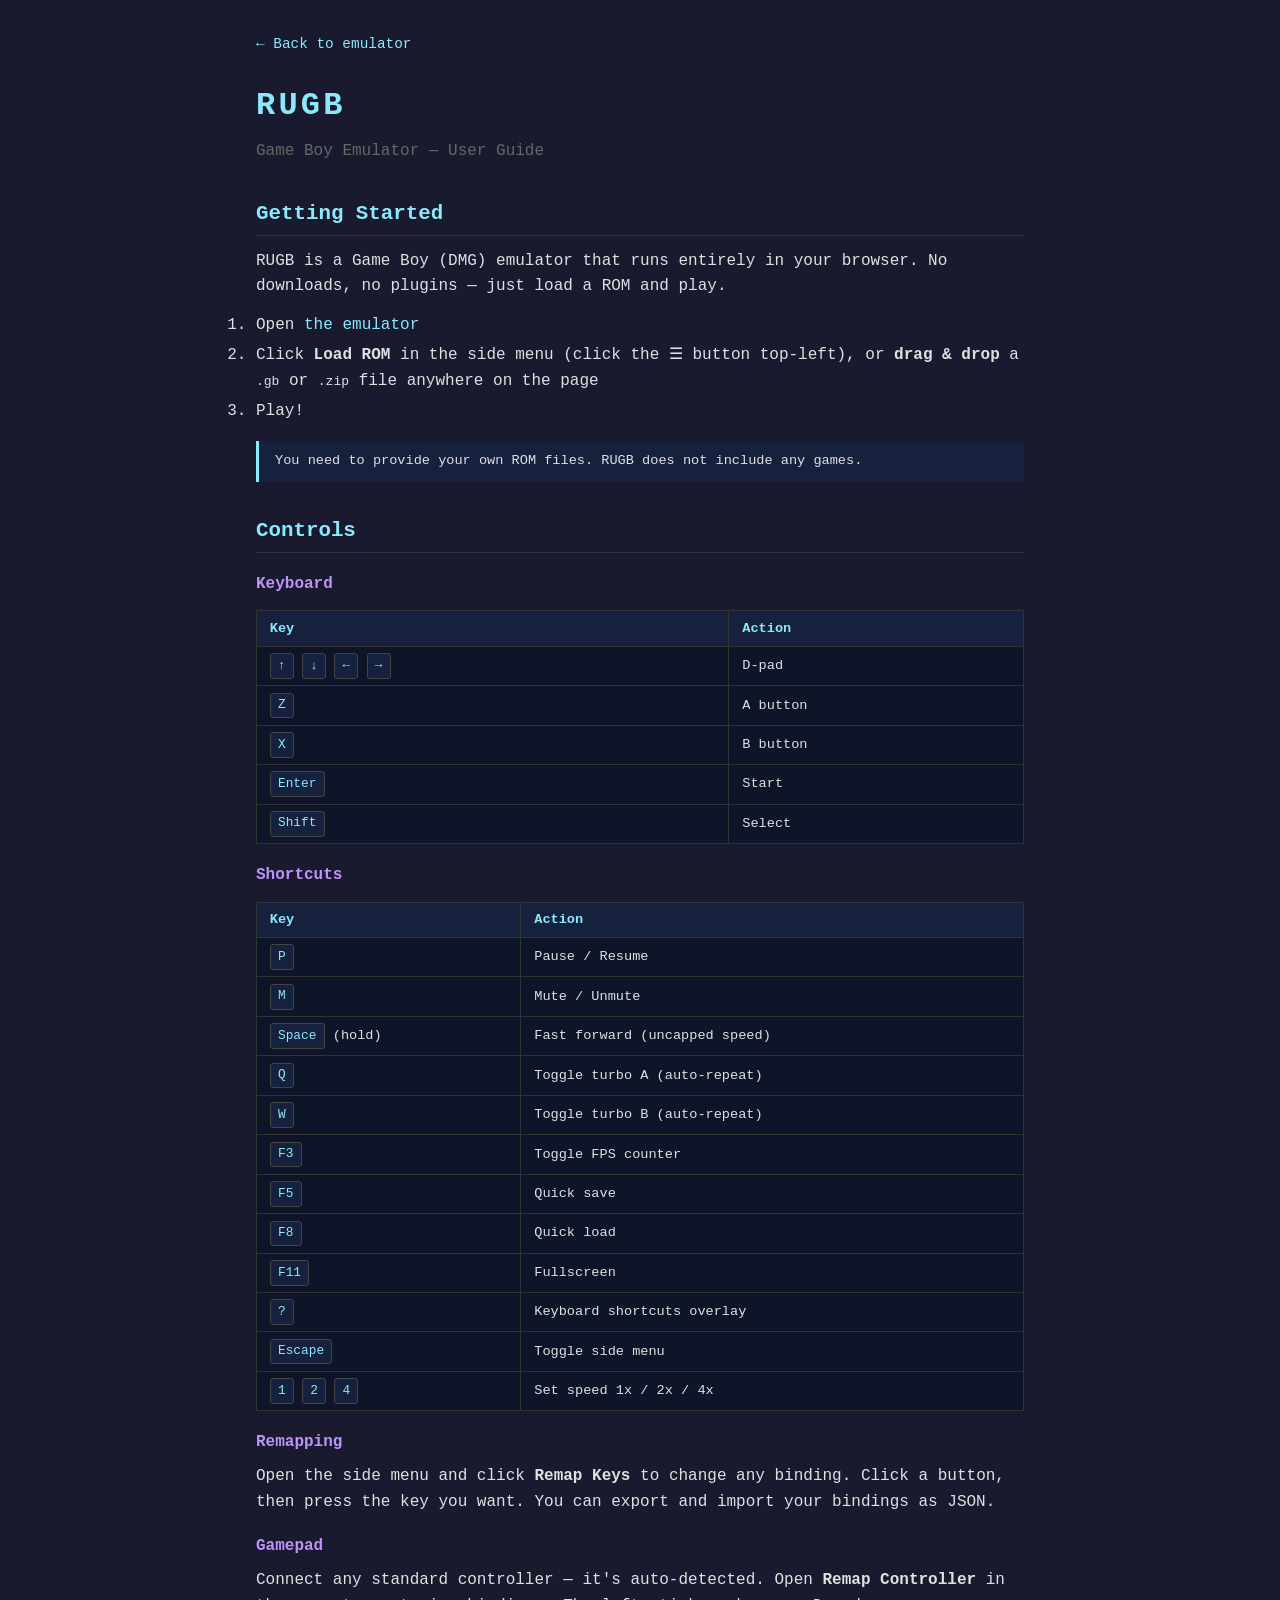
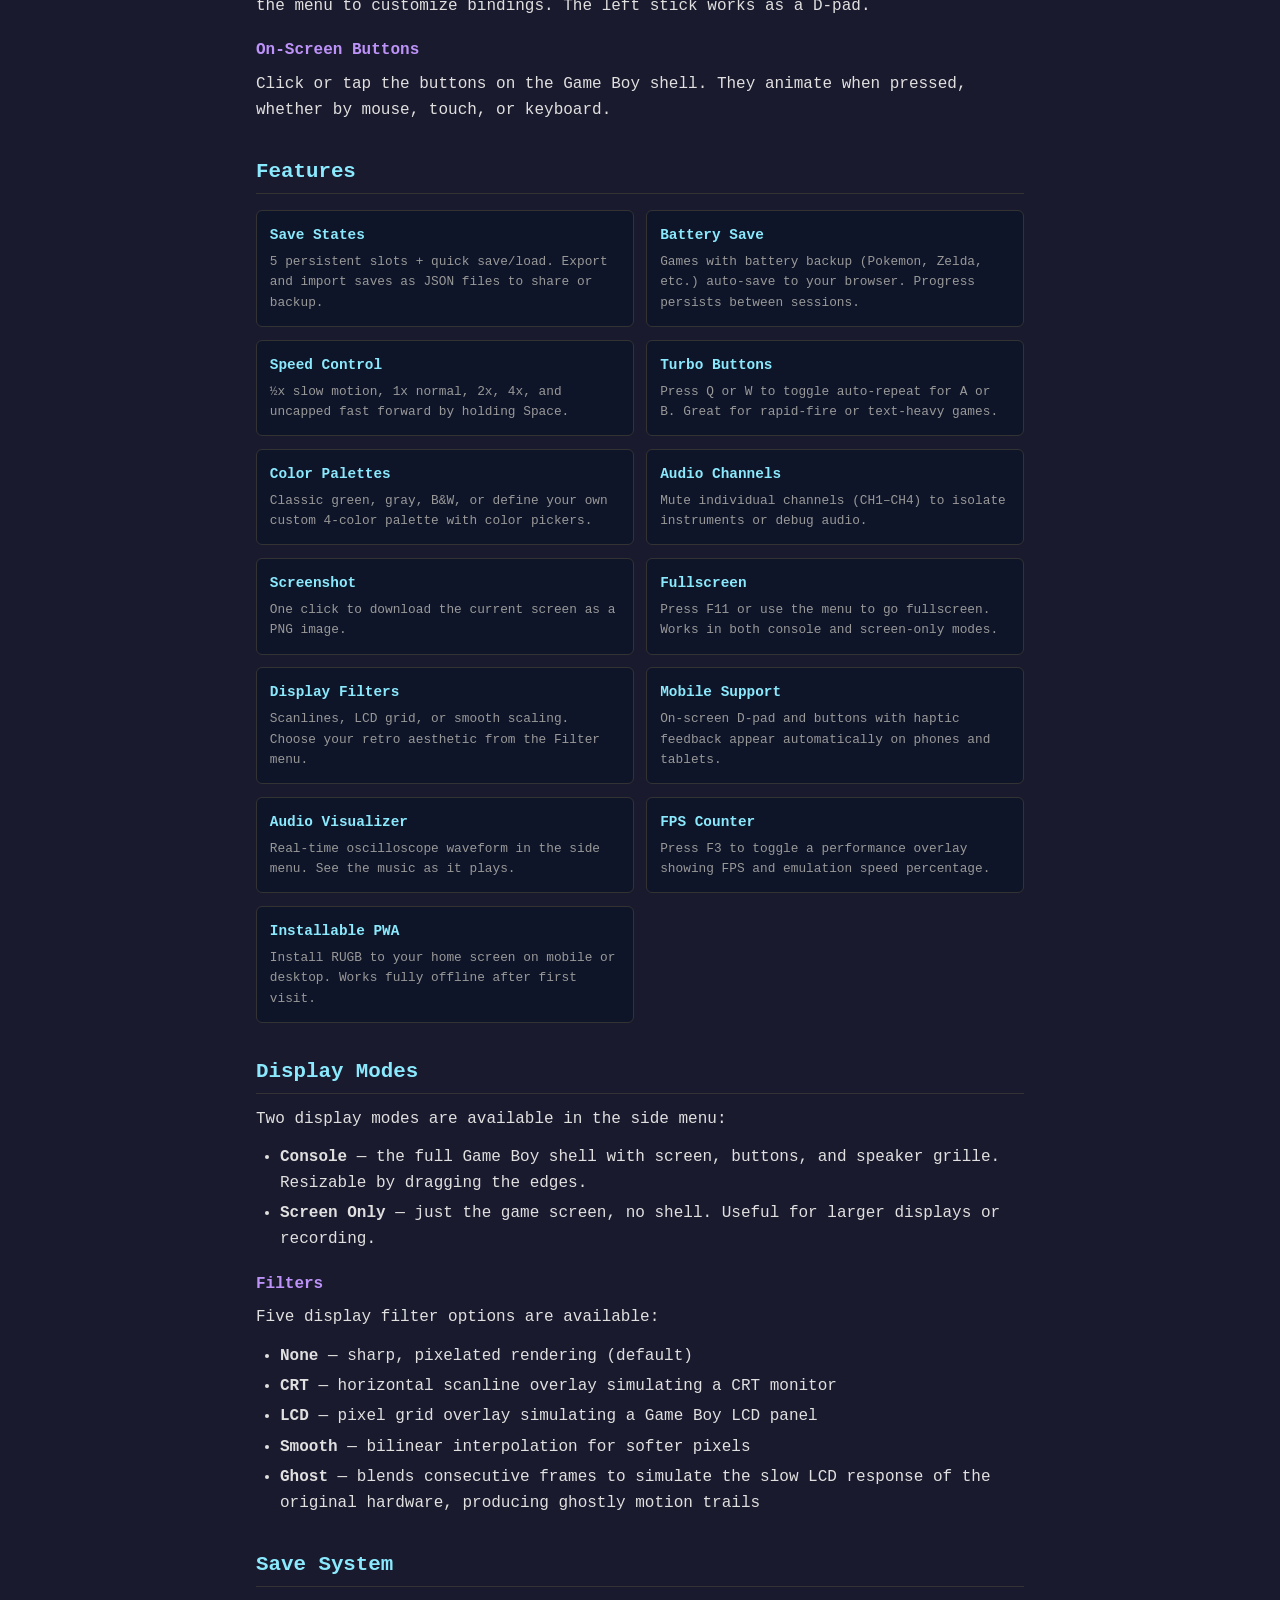
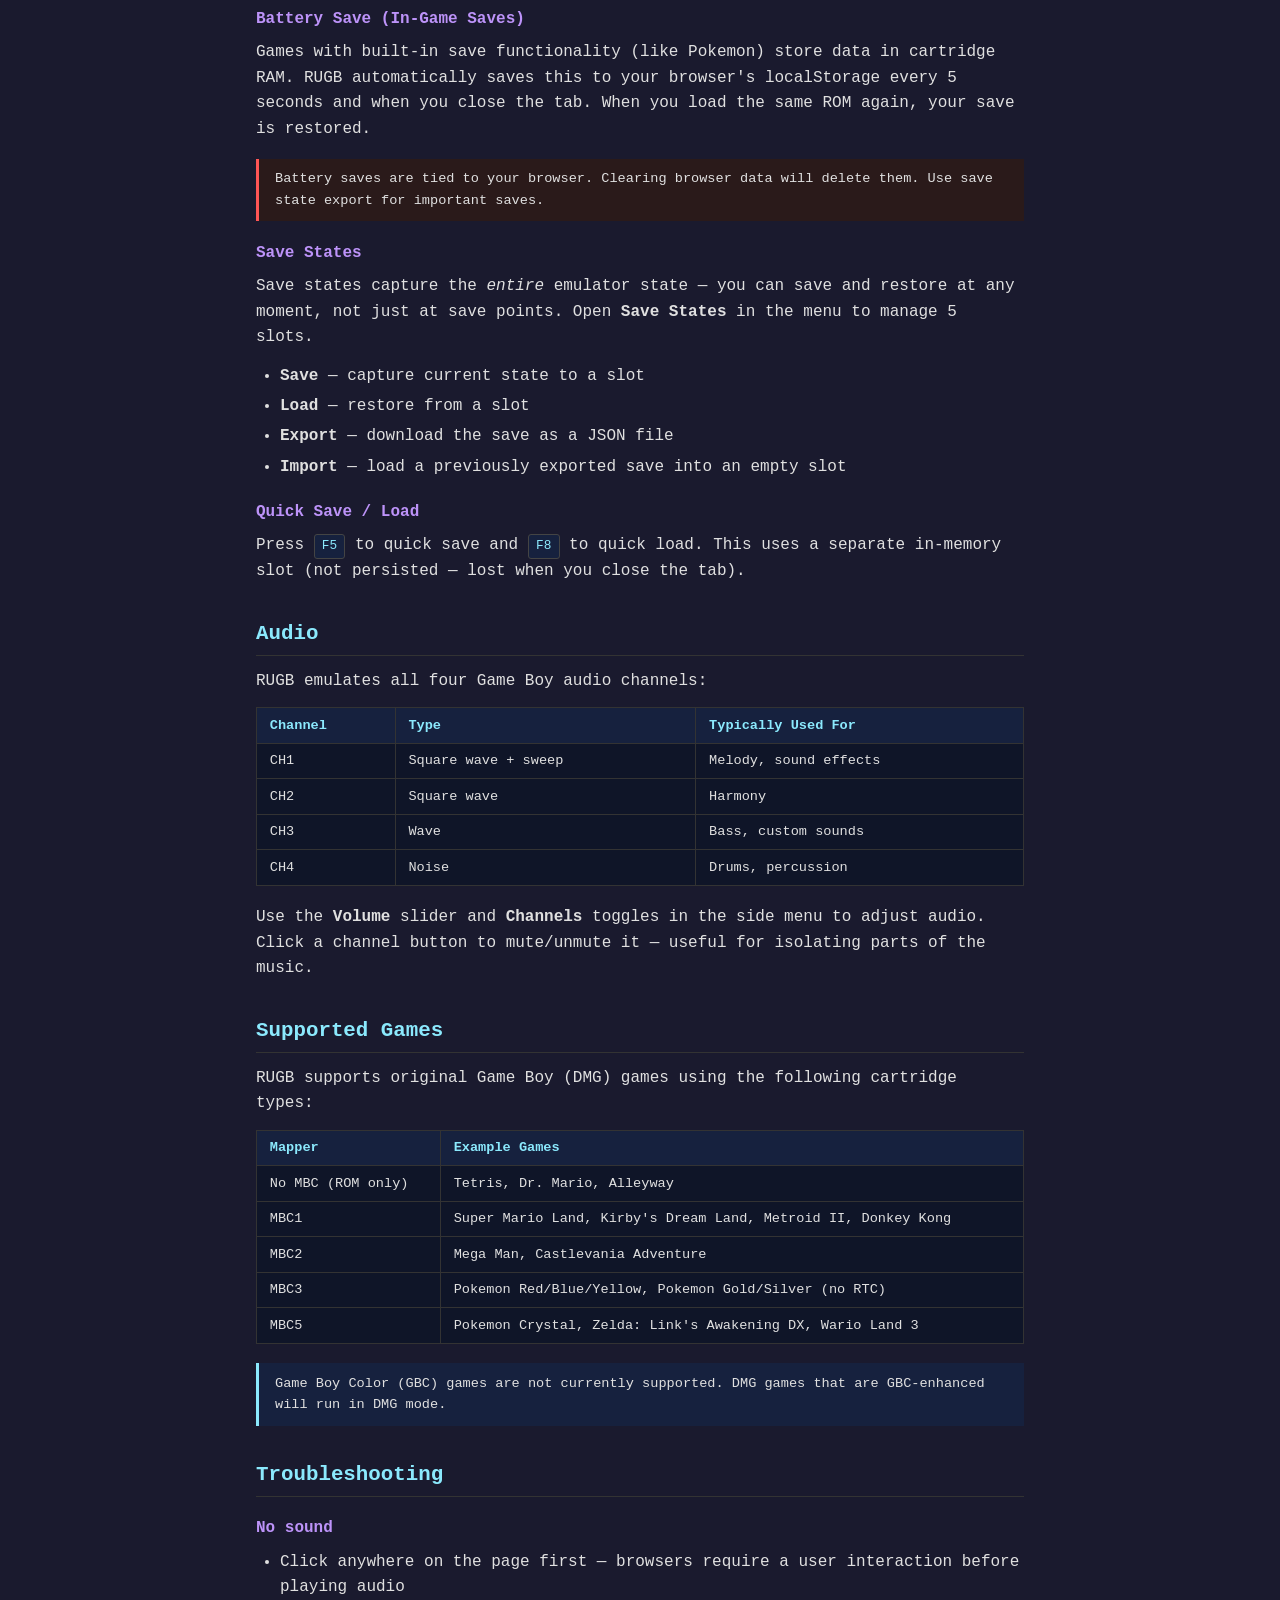
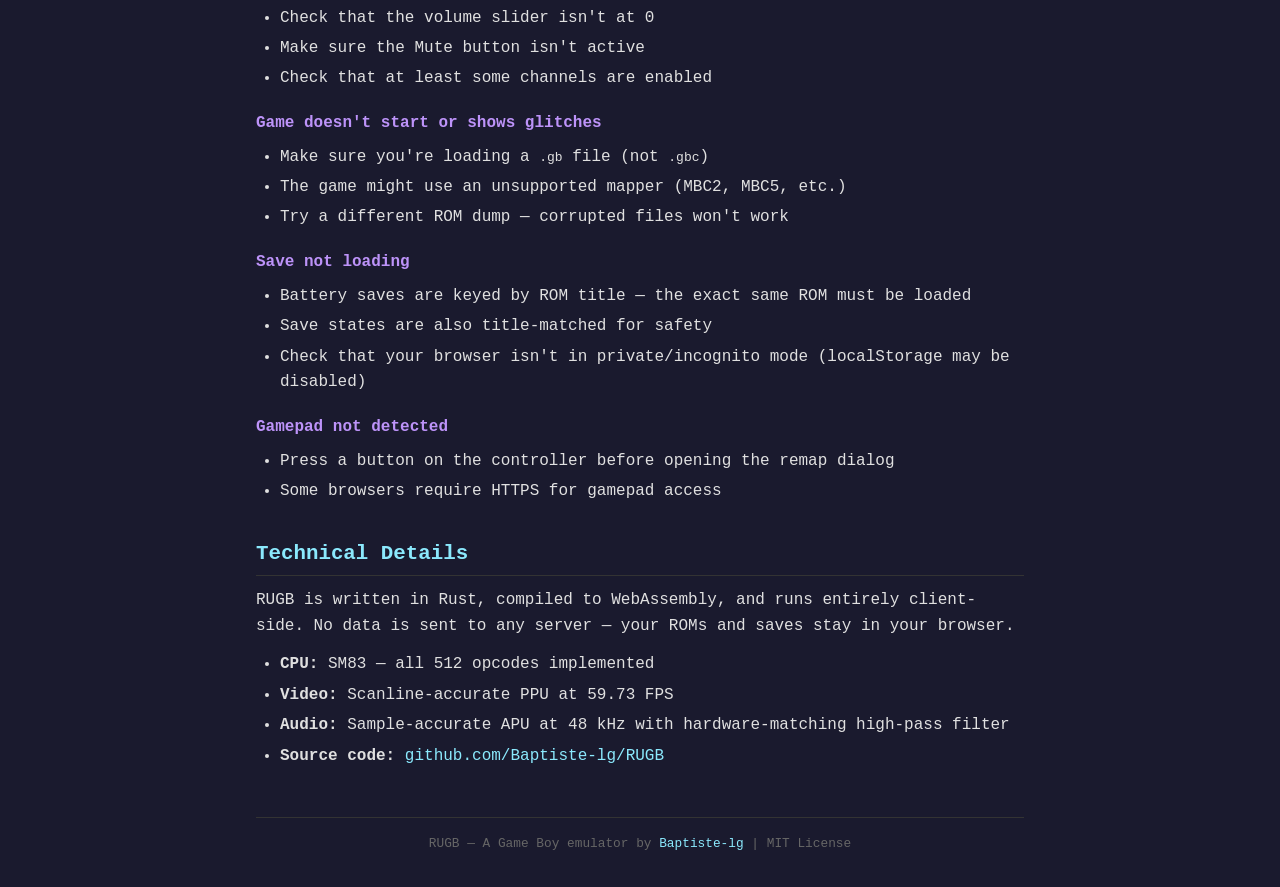
<file: web/docs.html>
<!DOCTYPE html>
<html lang="en">
<head>
    <meta charset="UTF-8">
    <meta name="viewport" content="width=device-width, initial-scale=1.0">
    <title>RUGB — Documentation</title>
    <style>
        * { margin: 0; padding: 0; box-sizing: border-box; }
        body {
            background: #1a1a2e;
            color: #e0e0e0;
            font-family: 'Courier New', monospace;
            line-height: 1.6;
            padding: 2rem 1rem;
            max-width: 800px;
            margin: 0 auto;
        }
        a { color: #8be9fd; text-decoration: none; }
        a:hover { text-decoration: underline; }
        h1 {
            color: #8be9fd;
            font-size: 2rem;
            margin-bottom: 0.5rem;
            letter-spacing: 0.2rem;
        }
        .subtitle {
            color: #666;
            margin-bottom: 2rem;
        }
        .back-link {
            display: inline-block;
            margin-bottom: 1.5rem;
            font-size: 0.9rem;
        }
        h2 {
            color: #8be9fd;
            font-size: 1.3rem;
            margin: 2rem 0 0.8rem;
            padding-bottom: 0.3rem;
            border-bottom: 1px solid #333;
        }
        h3 {
            color: #bd93f9;
            font-size: 1rem;
            margin: 1.2rem 0 0.5rem;
        }
        p { margin-bottom: 0.8rem; }
        table {
            width: 100%;
            border-collapse: collapse;
            margin: 0.8rem 0 1.2rem;
            font-size: 0.85rem;
        }
        th, td {
            padding: 0.4rem 0.8rem;
            text-align: left;
            border: 1px solid #333;
        }
        th {
            background: #16213e;
            color: #8be9fd;
        }
        td { background: #0f1528; }
        kbd {
            display: inline-block;
            padding: 0.1rem 0.45rem;
            font-size: 0.8rem;
            background: #16213e;
            border: 1px solid #444;
            border-radius: 3px;
            color: #8be9fd;
            font-family: inherit;
        }
        .tip {
            background: #16213e;
            border-left: 3px solid #8be9fd;
            padding: 0.6rem 1rem;
            margin: 1rem 0;
            font-size: 0.85rem;
        }
        .warning {
            background: #2a1a1a;
            border-left: 3px solid #ff5555;
            padding: 0.6rem 1rem;
            margin: 1rem 0;
            font-size: 0.85rem;
        }
        .section { margin-bottom: 2rem; }
        ul { margin: 0.5rem 0 1rem 1.5rem; }
        li { margin-bottom: 0.3rem; }
        .feature-grid {
            display: grid;
            grid-template-columns: 1fr 1fr;
            gap: 0.8rem;
            margin: 1rem 0;
        }
        .feature-card {
            background: #0f1528;
            border: 1px solid #333;
            border-radius: 6px;
            padding: 0.8rem;
        }
        .feature-card h4 {
            color: #8be9fd;
            font-size: 0.9rem;
            margin-bottom: 0.3rem;
        }
        .feature-card p {
            font-size: 0.8rem;
            color: #999;
            margin: 0;
        }
        @media (max-width: 600px) {
            .feature-grid { grid-template-columns: 1fr; }
        }
        footer {
            margin-top: 3rem;
            padding-top: 1rem;
            border-top: 1px solid #333;
            text-align: center;
            font-size: 0.8rem;
            color: #666;
        }
    </style>
</head>
<body>
    <a href="index.html" class="back-link">&larr; Back to emulator</a>
    <h1>RUGB</h1>
    <p class="subtitle">Game Boy Emulator — User Guide</p>

    <div class="section">
        <h2>Getting Started</h2>
        <p>RUGB is a Game Boy (DMG) emulator that runs entirely in your browser. No downloads, no plugins — just load a ROM and play.</p>
        <ol>
            <li>Open <a href="index.html">the emulator</a></li>
            <li>Click <strong>Load ROM</strong> in the side menu (click the &#9776; button top-left), or <strong>drag & drop</strong> a <code>.gb</code> or <code>.zip</code> file anywhere on the page</li>
            <li>Play!</li>
        </ol>
        <div class="tip">You need to provide your own ROM files. RUGB does not include any games.</div>
    </div>

    <div class="section">
        <h2>Controls</h2>

        <h3>Keyboard</h3>
        <table>
            <tr><th>Key</th><th>Action</th></tr>
            <tr><td><kbd>&uarr;</kbd> <kbd>&darr;</kbd> <kbd>&larr;</kbd> <kbd>&rarr;</kbd></td><td>D-pad</td></tr>
            <tr><td><kbd>Z</kbd></td><td>A button</td></tr>
            <tr><td><kbd>X</kbd></td><td>B button</td></tr>
            <tr><td><kbd>Enter</kbd></td><td>Start</td></tr>
            <tr><td><kbd>Shift</kbd></td><td>Select</td></tr>
        </table>

        <h3>Shortcuts</h3>
        <table>
            <tr><th>Key</th><th>Action</th></tr>
            <tr><td><kbd>P</kbd></td><td>Pause / Resume</td></tr>
            <tr><td><kbd>M</kbd></td><td>Mute / Unmute</td></tr>
            <tr><td><kbd>Space</kbd> (hold)</td><td>Fast forward (uncapped speed)</td></tr>
            <tr><td><kbd>Q</kbd></td><td>Toggle turbo A (auto-repeat)</td></tr>
            <tr><td><kbd>W</kbd></td><td>Toggle turbo B (auto-repeat)</td></tr>
            <tr><td><kbd>F3</kbd></td><td>Toggle FPS counter</td></tr>
            <tr><td><kbd>F5</kbd></td><td>Quick save</td></tr>
            <tr><td><kbd>F8</kbd></td><td>Quick load</td></tr>
            <tr><td><kbd>F11</kbd></td><td>Fullscreen</td></tr>
            <tr><td><kbd>?</kbd></td><td>Keyboard shortcuts overlay</td></tr>
            <tr><td><kbd>Escape</kbd></td><td>Toggle side menu</td></tr>
            <tr><td><kbd>1</kbd> <kbd>2</kbd> <kbd>4</kbd></td><td>Set speed 1x / 2x / 4x</td></tr>
        </table>

        <h3>Remapping</h3>
        <p>Open the side menu and click <strong>Remap Keys</strong> to change any binding. Click a button, then press the key you want. You can export and import your bindings as JSON.</p>

        <h3>Gamepad</h3>
        <p>Connect any standard controller — it's auto-detected. Open <strong>Remap Controller</strong> in the menu to customize bindings. The left stick works as a D-pad.</p>

        <h3>On-Screen Buttons</h3>
        <p>Click or tap the buttons on the Game Boy shell. They animate when pressed, whether by mouse, touch, or keyboard.</p>
    </div>

    <div class="section">
        <h2>Features</h2>
        <div class="feature-grid">
            <div class="feature-card">
                <h4>Save States</h4>
                <p>5 persistent slots + quick save/load. Export and import saves as JSON files to share or backup.</p>
            </div>
            <div class="feature-card">
                <h4>Battery Save</h4>
                <p>Games with battery backup (Pokemon, Zelda, etc.) auto-save to your browser. Progress persists between sessions.</p>
            </div>
            <div class="feature-card">
                <h4>Speed Control</h4>
                <p>½x slow motion, 1x normal, 2x, 4x, and uncapped fast forward by holding Space.</p>
            </div>
            <div class="feature-card">
                <h4>Turbo Buttons</h4>
                <p>Press Q or W to toggle auto-repeat for A or B. Great for rapid-fire or text-heavy games.</p>
            </div>
            <div class="feature-card">
                <h4>Color Palettes</h4>
                <p>Classic green, gray, B&W, or define your own custom 4-color palette with color pickers.</p>
            </div>
            <div class="feature-card">
                <h4>Audio Channels</h4>
                <p>Mute individual channels (CH1–CH4) to isolate instruments or debug audio.</p>
            </div>
            <div class="feature-card">
                <h4>Screenshot</h4>
                <p>One click to download the current screen as a PNG image.</p>
            </div>
            <div class="feature-card">
                <h4>Fullscreen</h4>
                <p>Press F11 or use the menu to go fullscreen. Works in both console and screen-only modes.</p>
            </div>
            <div class="feature-card">
                <h4>Display Filters</h4>
                <p>Scanlines, LCD grid, or smooth scaling. Choose your retro aesthetic from the Filter menu.</p>
            </div>
            <div class="feature-card">
                <h4>Mobile Support</h4>
                <p>On-screen D-pad and buttons with haptic feedback appear automatically on phones and tablets.</p>
            </div>
            <div class="feature-card">
                <h4>Audio Visualizer</h4>
                <p>Real-time oscilloscope waveform in the side menu. See the music as it plays.</p>
            </div>
            <div class="feature-card">
                <h4>FPS Counter</h4>
                <p>Press F3 to toggle a performance overlay showing FPS and emulation speed percentage.</p>
            </div>
            <div class="feature-card">
                <h4>Installable PWA</h4>
                <p>Install RUGB to your home screen on mobile or desktop. Works fully offline after first visit.</p>
            </div>
        </div>
    </div>

    <div class="section">
        <h2>Display Modes</h2>
        <p>Two display modes are available in the side menu:</p>
        <ul>
            <li><strong>Console</strong> — the full Game Boy shell with screen, buttons, and speaker grille. Resizable by dragging the edges.</li>
            <li><strong>Screen Only</strong> — just the game screen, no shell. Useful for larger displays or recording.</li>
        </ul>

        <h3>Filters</h3>
        <p>Five display filter options are available:</p>
        <ul>
            <li><strong>None</strong> — sharp, pixelated rendering (default)</li>
            <li><strong>CRT</strong> — horizontal scanline overlay simulating a CRT monitor</li>
            <li><strong>LCD</strong> — pixel grid overlay simulating a Game Boy LCD panel</li>
            <li><strong>Smooth</strong> — bilinear interpolation for softer pixels</li>
            <li><strong>Ghost</strong> — blends consecutive frames to simulate the slow LCD response of the original hardware, producing ghostly motion trails</li>
        </ul>
    </div>

    <div class="section">
        <h2>Save System</h2>

        <h3>Battery Save (In-Game Saves)</h3>
        <p>Games with built-in save functionality (like Pokemon) store data in cartridge RAM. RUGB automatically saves this to your browser's localStorage every 5 seconds and when you close the tab. When you load the same ROM again, your save is restored.</p>
        <div class="warning">Battery saves are tied to your browser. Clearing browser data will delete them. Use save state export for important saves.</div>

        <h3>Save States</h3>
        <p>Save states capture the <em>entire</em> emulator state — you can save and restore at any moment, not just at save points. Open <strong>Save States</strong> in the menu to manage 5 slots.</p>
        <ul>
            <li><strong>Save</strong> — capture current state to a slot</li>
            <li><strong>Load</strong> — restore from a slot</li>
            <li><strong>Export</strong> — download the save as a JSON file</li>
            <li><strong>Import</strong> — load a previously exported save into an empty slot</li>
        </ul>

        <h3>Quick Save / Load</h3>
        <p>Press <kbd>F5</kbd> to quick save and <kbd>F8</kbd> to quick load. This uses a separate in-memory slot (not persisted — lost when you close the tab).</p>
    </div>

    <div class="section">
        <h2>Audio</h2>
        <p>RUGB emulates all four Game Boy audio channels:</p>
        <table>
            <tr><th>Channel</th><th>Type</th><th>Typically Used For</th></tr>
            <tr><td>CH1</td><td>Square wave + sweep</td><td>Melody, sound effects</td></tr>
            <tr><td>CH2</td><td>Square wave</td><td>Harmony</td></tr>
            <tr><td>CH3</td><td>Wave</td><td>Bass, custom sounds</td></tr>
            <tr><td>CH4</td><td>Noise</td><td>Drums, percussion</td></tr>
        </table>
        <p>Use the <strong>Volume</strong> slider and <strong>Channels</strong> toggles in the side menu to adjust audio. Click a channel button to mute/unmute it — useful for isolating parts of the music.</p>
    </div>

    <div class="section">
        <h2>Supported Games</h2>
        <p>RUGB supports original Game Boy (DMG) games using the following cartridge types:</p>
        <table>
            <tr><th>Mapper</th><th>Example Games</th></tr>
            <tr><td>No MBC (ROM only)</td><td>Tetris, Dr. Mario, Alleyway</td></tr>
            <tr><td>MBC1</td><td>Super Mario Land, Kirby's Dream Land, Metroid II, Donkey Kong</td></tr>
            <tr><td>MBC2</td><td>Mega Man, Castlevania Adventure</td></tr>
            <tr><td>MBC3</td><td>Pokemon Red/Blue/Yellow, Pokemon Gold/Silver (no RTC)</td></tr>
            <tr><td>MBC5</td><td>Pokemon Crystal, Zelda: Link's Awakening DX, Wario Land 3</td></tr>
        </table>
        <div class="tip">Game Boy Color (GBC) games are not currently supported. DMG games that are GBC-enhanced will run in DMG mode.</div>
    </div>

    <div class="section">
        <h2>Troubleshooting</h2>

        <h3>No sound</h3>
        <ul>
            <li>Click anywhere on the page first — browsers require a user interaction before playing audio</li>
            <li>Check that the volume slider isn't at 0</li>
            <li>Make sure the Mute button isn't active</li>
            <li>Check that at least some channels are enabled</li>
        </ul>

        <h3>Game doesn't start or shows glitches</h3>
        <ul>
            <li>Make sure you're loading a <code>.gb</code> file (not <code>.gbc</code>)</li>
            <li>The game might use an unsupported mapper (MBC2, MBC5, etc.)</li>
            <li>Try a different ROM dump — corrupted files won't work</li>
        </ul>

        <h3>Save not loading</h3>
        <ul>
            <li>Battery saves are keyed by ROM title — the exact same ROM must be loaded</li>
            <li>Save states are also title-matched for safety</li>
            <li>Check that your browser isn't in private/incognito mode (localStorage may be disabled)</li>
        </ul>

        <h3>Gamepad not detected</h3>
        <ul>
            <li>Press a button on the controller before opening the remap dialog</li>
            <li>Some browsers require HTTPS for gamepad access</li>
        </ul>
    </div>

    <div class="section">
        <h2>Technical Details</h2>
        <p>RUGB is written in Rust, compiled to WebAssembly, and runs entirely client-side. No data is sent to any server — your ROMs and saves stay in your browser.</p>
        <ul>
            <li><strong>CPU:</strong> SM83 — all 512 opcodes implemented</li>
            <li><strong>Video:</strong> Scanline-accurate PPU at 59.73 FPS</li>
            <li><strong>Audio:</strong> Sample-accurate APU at 48 kHz with hardware-matching high-pass filter</li>
            <li><strong>Source code:</strong> <a href="https://github.com/Baptiste-lg/RUGB">github.com/Baptiste-lg/RUGB</a></li>
        </ul>
    </div>

    <footer>
        RUGB — A Game Boy emulator by <a href="https://github.com/Baptiste-lg">Baptiste-lg</a> | MIT License
    </footer>
</body>
</html>
</file>
